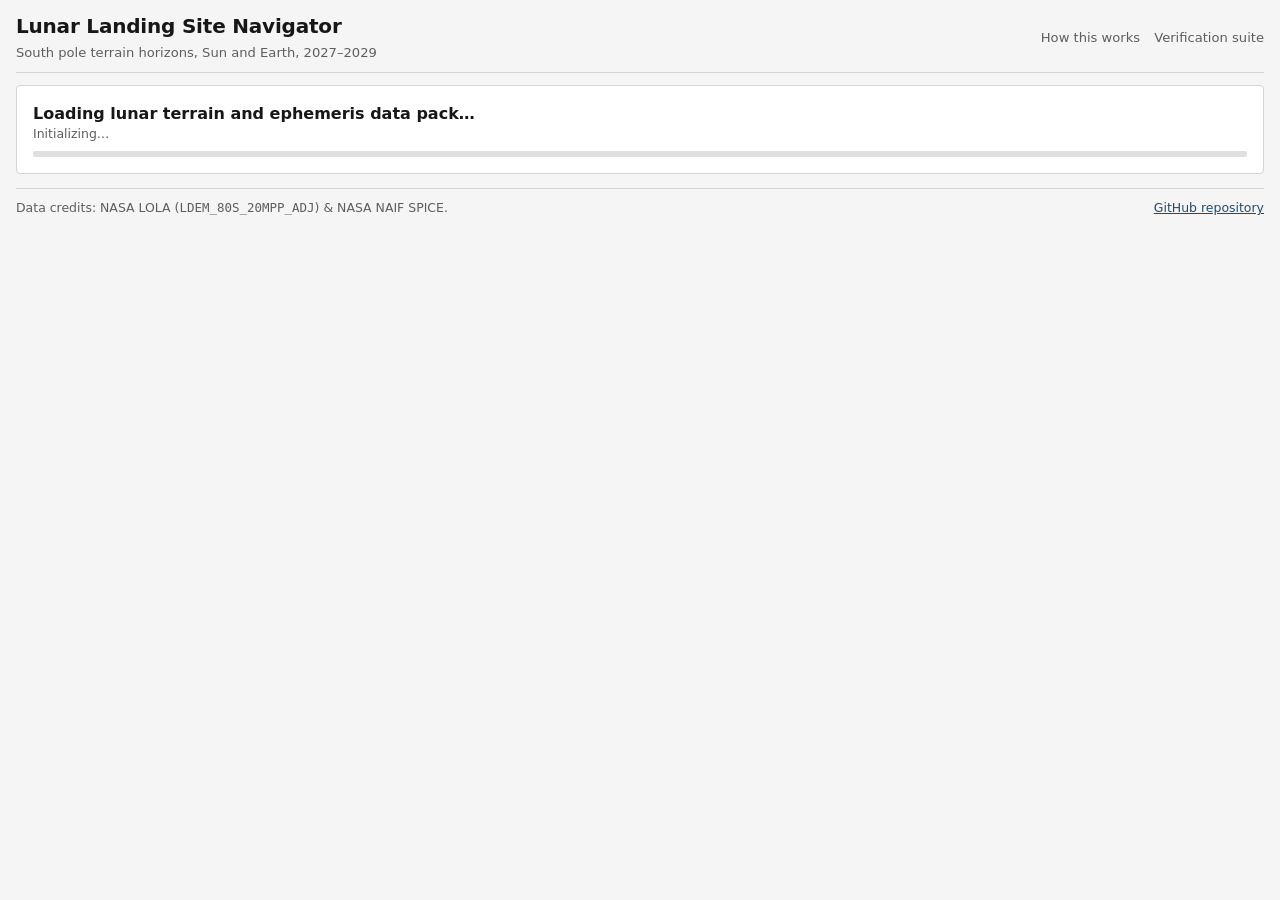
<file: index.html>
<!DOCTYPE html>
<html lang="en">
<head>
  <meta charset="UTF-8">
  <meta name="viewport" content="width=device-width, initial-scale=1.0">
  <meta http-equiv="refresh" content="0; url=web/index.html">
  <link rel="icon" href="data:,">
  <title>Lunar Landing Site Navigator</title>
  <style>
    :root {
      color-scheme: dark light;
    }
    body {
      margin: 0;
      padding: 32px 16px;
      font-family: system-ui, -apple-system, "Segoe UI", Roboto, sans-serif;
      background: #070b14;
      color: #f1f5f9;
      display: grid;
      place-items: center;
      min-height: 100vh;
    }
    a {
      color: #38bdf8;
    }
    @media (prefers-color-scheme: light) {
      body {
        background: #f1f5f9;
        color: #0f172a;
      }
      a {
        color: #0284c7;
      }
    }
  </style>
</head>
<body>
  <main>
    <p>
      Redirecting to <a href="web/index.html">Lunar Landing Site Navigator</a>…
    </p>
  </main>
</body>
</html>
</file>
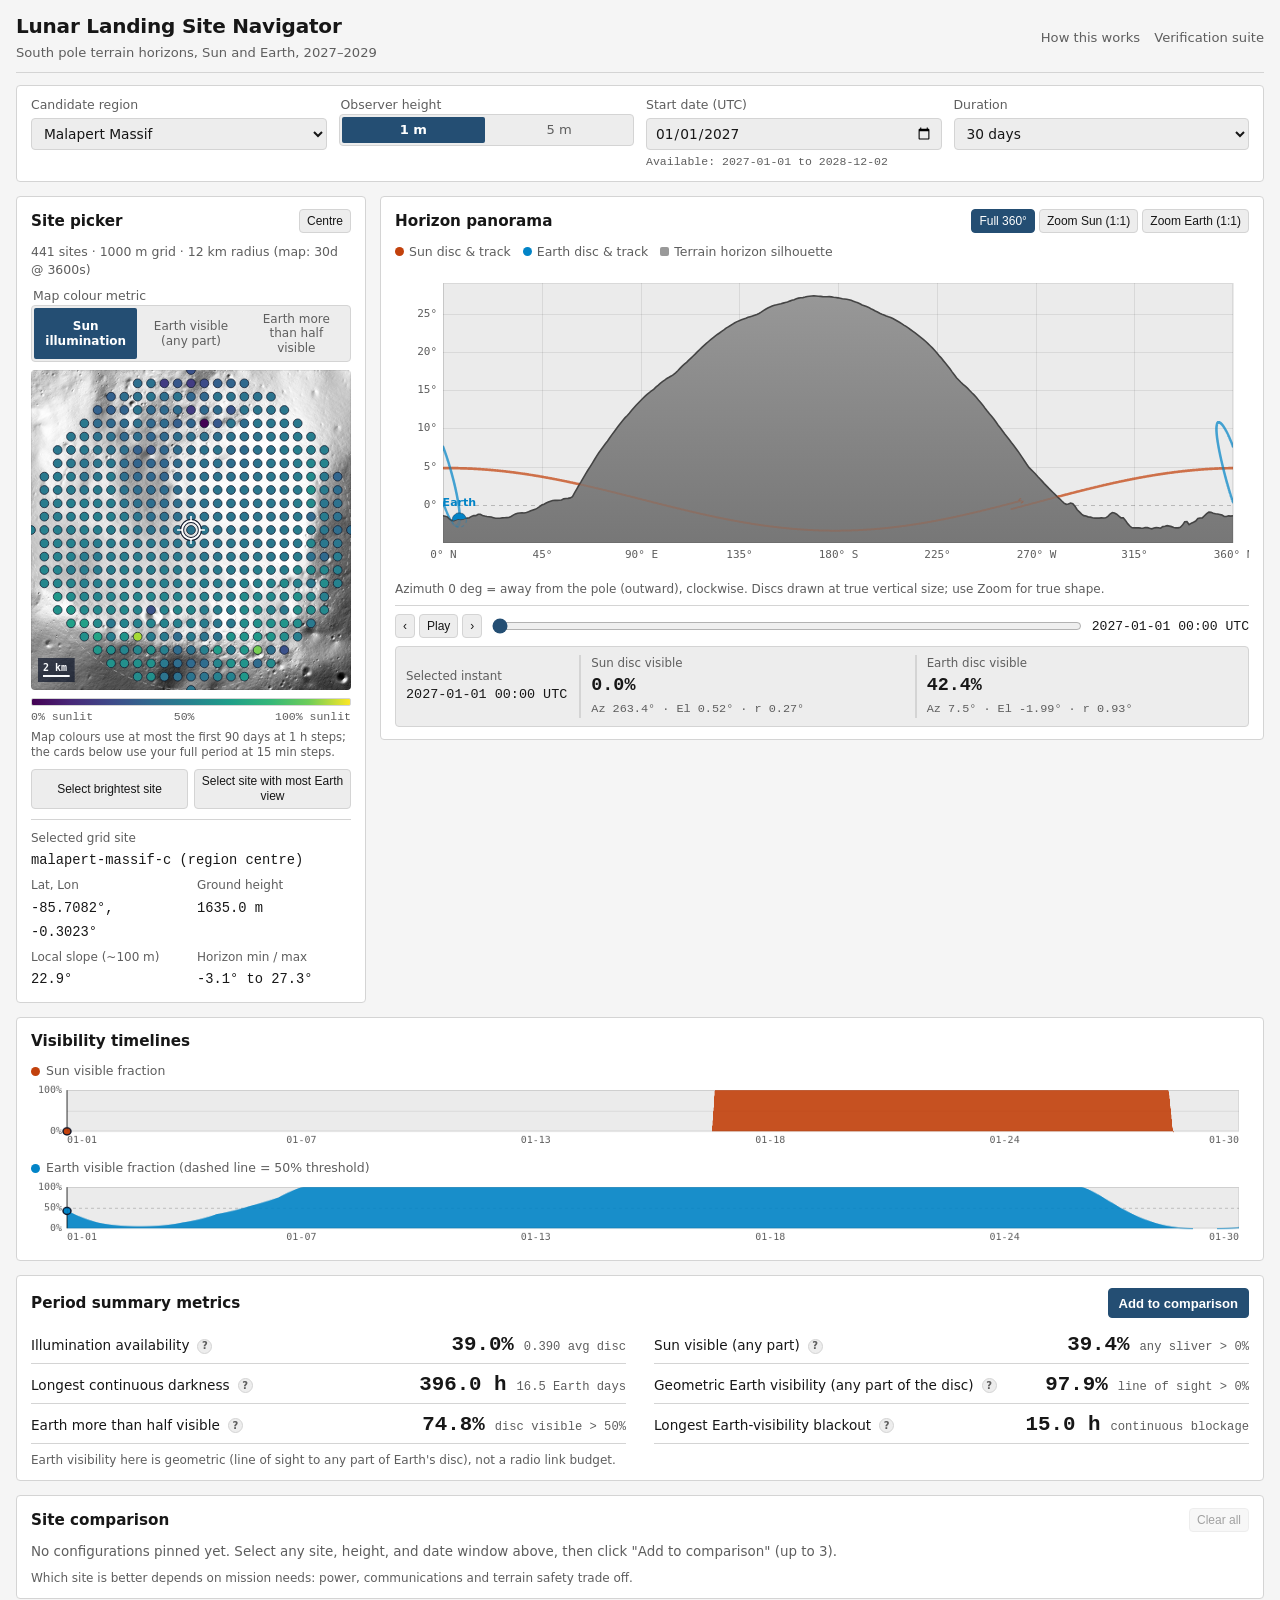
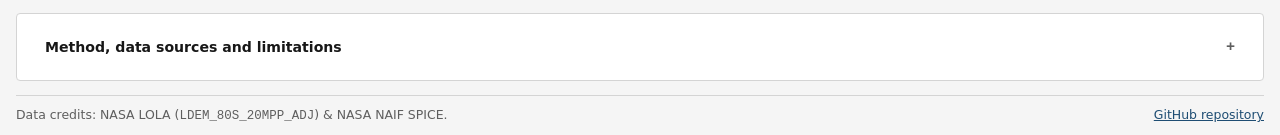
<file: web/index.html>
<!DOCTYPE html>
<html lang="en">
<head>
  <meta charset="UTF-8">
  <meta name="viewport" content="width=device-width, initial-scale=1.0">
  <title>Lunar Landing Site Navigator — Artemis III South Pole Explorer</title>
  <link rel="icon" href="data:,">
  <link rel="stylesheet" href="css/style.css">
</head>
<body>
  <div class="page-wrap">
    <header class="site-header">
      <div class="header-main">
        <h1 class="site-title">Lunar Landing Site Navigator</h1>
        <p class="site-subtitle">South pole terrain horizons, Sun and Earth, 2027–2029</p>
      </div>
      <nav class="header-links" aria-label="Secondary links">
        <a href="#how-this-works">How this works</a>
        <a href="tests.html">Verification suite</a>
      </nav>
    </header>

    <section id="loading-banner" class="status-card" aria-live="polite">
      <strong>Loading lunar terrain and ephemeris data pack…</strong>
      <p id="loading-text" class="panel-sub">Initializing…</p>
      <div class="progress-track" role="progressbar" aria-label="Data loading progress">
        <div id="loading-bar" class="progress-fill"></div>
      </div>
    </section>

    <section id="error-banner" class="status-card error-card" role="alert" hidden>
      <h2>Unable to load data pack</h2>
      <p id="error-message"></p>
      <p class="panel-sub">
        Serve this folder over HTTP rather than opening via <code>file://</code>:
        <code>cd web &amp;&amp; python -m http.server 8000</code>, then visit
        <code>http://localhost:8000/</code>.
      </p>
    </section>

    <main id="app-shell" hidden>
      <!-- 1. Controls -->
      <section class="panel controls-panel" aria-label="Simulation controls">
        <div class="controls-grid">
          <div class="control-group">
            <label class="control-label" for="region-select">Candidate region</label>
            <select id="region-select" class="control-select"></select>
          </div>

          <fieldset class="control-group" style="border: 0; margin: 0; padding: 0;">
            <legend class="control-label">Observer height</legend>
            <div id="height-toggle-group" class="seg-group" role="radiogroup" aria-label="Observer height"></div>
          </fieldset>

          <div class="control-group">
            <label class="control-label" for="start-date-input">Start date (UTC)</label>
            <input id="start-date-input" class="control-input" type="date">
            <span id="date-range-hint" class="control-hint"></span>
          </div>

          <div class="control-group">
            <label class="control-label" for="duration-select">Duration</label>
            <select id="duration-select" class="control-select"></select>
          </div>
        </div>
      </section>

      <!-- 2 + 3 + 5: Site Picker + Horizon Panorama + Timeline Strips -->
      <div class="workspace-grid">
        <!-- 2. Site Picker -->
        <section class="panel" aria-label="Site picker">
          <div class="panel-head">
            <h2 class="panel-title">Site picker</h2>
            <button id="reset-center-btn" type="button" class="btn btn-xs">Centre</button>
          </div>
          <p id="site-map-status" class="panel-sub"></p>

          <fieldset class="map-metric-fieldset">
            <legend class="control-label">Map colour metric</legend>
            <div id="map-metric-group" class="seg-group seg-group-compact" role="radiogroup" aria-label="Map colour metric"></div>
          </fieldset>

          <div id="site-map-progress" class="map-progress" hidden>
            <div
              id="site-map-progress-track"
              class="progress-track map-progress-track"
              role="progressbar"
              aria-label="Site map colour-map progress"
              aria-valuemin="0"
              aria-valuemax="100"
              aria-valuenow="0"
            >
              <div id="site-map-progress-bar" class="progress-fill"></div>
            </div>
          </div>

          <div class="map-wrap">
            <canvas
              id="site-map-canvas"
              tabindex="0"
              aria-label="Region hillshade map with candidate grid sites. Click or use arrow keys to select a site; press Home for region centre."
            ></canvas>
            <div id="site-map-tooltip" class="map-tooltip" hidden></div>
          </div>

          <div id="colorbar-row" class="colorbar-row" aria-label="Sun illumination availability colour scale">
            <div class="colorbar-gradient"></div>
            <div class="colorbar-labels">
              <span id="colorbar-min">0% sunlit</span>
              <span id="colorbar-mid">50%</span>
              <span id="colorbar-max">100% sunlit</span>
            </div>
          </div>
          <p id="map-legend-caption" class="map-legend-caption">
            Map colours use at most the first 90 days at 1 h steps; the cards below use your full period at 15 min steps.
          </p>

          <div class="map-pick-actions">
            <button id="select-brightest-btn" type="button" class="btn btn-xs" disabled>
              Select brightest site
            </button>
            <button id="select-earth-btn" type="button" class="btn btn-xs" disabled>
              Select site with most Earth view
            </button>
          </div>
          <p id="map-pick-note" class="info-note map-pick-note" hidden></p>

          <div class="site-props" aria-live="polite">
            <div class="prop-item prop-wide">
              <span class="prop-label">Selected grid site</span>
              <span id="site-id-value" class="prop-val">—</span>
            </div>
            <div class="prop-item">
              <span class="prop-label">Lat, Lon</span>
              <span id="site-latlon-value" class="prop-val">—</span>
            </div>
            <div class="prop-item">
              <span class="prop-label">Ground height</span>
              <span id="site-height-value" class="prop-val">—</span>
            </div>
            <div class="prop-item">
              <span class="prop-label">Local slope (~100 m)</span>
              <span id="site-slope-value" class="prop-val">—</span>
            </div>
            <div class="prop-item">
              <span class="prop-label">Horizon min / max</span>
              <span id="site-horizon-value" class="prop-val">—</span>
            </div>
          </div>
        </section>

        <!-- 3: Horizon Panorama + Time Slider -->
        <section class="panel pano-panel" aria-label="Horizon panorama">
          <div class="panel-head">
            <h2 class="panel-title">Horizon panorama</h2>
            <div class="pano-toolbar" role="group" aria-label="Panorama zoom view">
              <button type="button" class="btn btn-xs" data-pano-view="full" aria-pressed="true">Full 360°</button>
              <button type="button" class="btn btn-xs" data-pano-view="zoom-sun" aria-pressed="false">Zoom Sun (1:1)</button>
              <button type="button" class="btn btn-xs" data-pano-view="zoom-earth" aria-pressed="false">Zoom Earth (1:1)</button>
            </div>
          </div>

          <div class="legend-inline">
            <span class="legend-item"><span class="swatch swatch-sun"></span> Sun disc &amp; track</span>
            <span class="legend-item"><span class="swatch swatch-earth"></span> Earth disc &amp; track</span>
            <span class="legend-item"><span class="swatch swatch-terrain"></span> Terrain horizon silhouette</span>
          </div>

          <div class="pano-canvas-wrap">
            <canvas
              id="panorama-canvas"
              aria-label="Horizon panorama showing terrain silhouette, Sun and Earth tracks, and discs clipped by the horizon"
            ></canvas>
          </div>
          <p id="pano-caption" class="pano-caption">
            Azimuth 0 deg = away from the pole (outward), clockwise. Discs drawn at true vertical size; use Zoom for true shape.
          </p>

          <div class="slider-row">
            <div class="slider-controls">
              <button id="step-prev-btn" type="button" class="btn btn-xs" aria-label="Previous time step">‹</button>
              <button id="play-btn" type="button" class="btn btn-xs" aria-pressed="false">Play</button>
              <button id="step-next-btn" type="button" class="btn btn-xs" aria-label="Next time step">›</button>
            </div>
            <input
              id="time-slider"
              class="time-slider"
              type="range"
              min="0"
              max="100"
              value="0"
              aria-label="Simulation time step"
            >
            <span id="time-display" class="time-readout">—</span>
          </div>

          <div class="now-card" aria-live="polite">
            <div class="now-col-time">
              <div class="now-stamp-label">Selected instant</div>
              <div id="now-time" class="now-stamp-val">—</div>
            </div>
            <div class="now-body now-body-sun">
              <span class="now-body-title">Sun disc visible</span>
              <span id="now-sun-pct" class="now-body-pct">—</span>
              <span id="now-sun-meta" class="now-body-meta">—</span>
            </div>
            <div class="now-body now-body-earth">
              <span class="now-body-title">Earth disc visible</span>
              <span id="now-earth-pct" class="now-body-pct">—</span>
              <span id="now-earth-meta" class="now-body-meta">—</span>
            </div>
          </div>
        </section>
      </div>

      <!-- 5. Timeline Strips -->
      <section class="panel timeline-panel" aria-label="Visibility timelines">
        <div class="panel-head">
          <h2 class="panel-title">Visibility timelines</h2>
        </div>

        <div class="strips-grid">
          <div class="strip-block">
            <span class="strip-label"><span class="swatch swatch-sun"></span> Sun visible fraction</span>
            <canvas
              id="sun-strip-canvas"
              class="strip-canvas"
              aria-label="Sun visible fraction timeline over selected period"
            ></canvas>
          </div>
          <div class="strip-block">
            <span class="strip-label"><span class="swatch swatch-earth"></span> Earth visible fraction (dashed line = 50% threshold)</span>
            <canvas
              id="earth-strip-canvas"
              class="strip-canvas"
              aria-label="Earth visible fraction timeline over selected period"
            ></canvas>
          </div>
        </div>
      </section>

      <!-- 4. Period Metric Cards -->
      <section class="panel metrics-section" aria-label="Period summary metrics">
        <div class="panel-head">
          <h2 class="panel-title">Period summary metrics</h2>
          <button id="add-compare-btn" type="button" class="btn btn-primary">Add to comparison</button>
        </div>

        <div id="metrics-grid" class="metrics-grid"></div>
        <p id="earth-note" class="metric-footnote"></p>
      </section>

      <!-- 6. Comparison -->
      <section class="panel compare-section" aria-label="Side-by-side site comparison">
        <div class="panel-head">
          <h2 class="panel-title">Site comparison</h2>
          <div class="compare-actions">
            <button id="clear-compare-btn" type="button" class="btn btn-xs" disabled>Clear all</button>
          </div>
        </div>

        <div id="compare-container"></div>
        <p id="compare-tradeoff-note" class="compare-footnote"></p>
      </section>

      <!-- 7. How This Works -->
      <details id="how-this-works" class="panel how-details">
        <summary class="how-summary">Method, data sources and limitations</summary>
        <div class="how-content">
          <div class="how-sources">
          <p class="panel-sub" style="font-size: 0.88rem;">
            <strong>Data sources:</strong>
            LOLA <code>LDEM_80S_20MPP_ADJ</code> (20 m/px lunar South Polar digital elevation model) from NASA PGDA;
            NAIF SPICE kernels <code>de440</code> (<code>de440.bsp</code>), <code>moon_pa_de440</code> (<code>moon_pa_de440_200625.bpc</code>),
            <code>naif0012</code> (<code>naif0012.tls</code>), and the <code>MOON_ME</code> frame kernel (<code>moon_de440_220930.tf</code>).
          </p>
        </div>

        <div class="how-grid">
          <article class="how-card">
            <h3>Method in 6 short steps</h3>
            <ol>
              <li>
                <strong>Stereographic site grid:</strong> Each candidate zone is sampled on a regular stereographic X/Y grid (clipped to region radius) over the 20 m LOLA DEM, recording ground elevation and 100 m-baseline slope.
              </li>
              <li>
                <strong>360° terrain horizons:</strong> For each grid point and observer height (1 m / 5 m), rays at 1° azimuth steps (0° = outward-radial north, clockwise) march across near-field (20 m) and regional (160 m) LOLA terrain with lunar curvature to record maximum horizon angles.
              </li>
              <li>
                <strong>Moon-centred ephemeris:</strong> NAIF SPICE geometric position vectors (km, <code>MOON_ME</code> frame) for the Sun and Earth are precomputed every 900 s (15 min) across 2027–2029.
              </li>
              <li>
                <strong>Topocentric projection:</strong> In your browser, site latitude, longitude, ground height, and observer height form a local East-North-Up frame; subtracting the site vector from each body vector yields azimuth, elevation, and angular radius <code>asin(R / distance)</code>.
              </li>
              <li>
                <strong>Partial-disc visibility:</strong> At each step, the terrain horizon is linearly interpolated (periodic at 360°) at the body's azimuth, giving normalized height <code>t = (el - horizon) / r_ang</code> and spherical-cap disc visibility fraction.
              </li>
              <li>
                <strong>Mission summary metrics:</strong> Averaging and consecutive-step run lengths over the chosen date window yield solar illumination availability, Sun/Earth visibility percentages, and longest continuous darkness or blackout spans.
              </li>
            </ol>
          </article>

          <article class="how-card">
            <h3>Known limitations</h3>
            <ul>
              <li>
                <strong>Local near-field terrain sensitivity (~100 m baseline):</strong> Terrain within ~100 m of the observer dominates high positive horizon angles at 1 m or 5 m height; rocks, boulders, and micro-craters smaller than the 20 m DEM are not modeled, and moving 10–20 m on steep crater rims can shift horizon cutoffs by several degrees.
              </li>
              <li>
                <strong>1-degree azimuthal discretization:</strong> Horizons are sampled at 360 integer-degree azimuths and linearly interpolated; narrow terrain spires or notches narrower than 1° may be smoothed or averaged.
              </li>
              <li>
                <strong>0.01-degree horizon quantization:</strong> Horizons are stored in 0.01 deg steps; this changes a single moment's visible fraction by up to ~0.01 at the Sun's edge and metrics by &lt; 0.001.
              </li>
              <li>
                <strong>Geometric ephemeris (no light-time or aberration correction):</strong> NAIF SPICE 'LT+S' directions differ from the geometric vectors used here by about 0.006 deg for the Sun and 0.0002 deg for Earth, far below the 0.53 deg solar disc diameter and the 0.01 deg horizon precision.
              </li>
              <li>
                <strong>Approximate region boundaries:</strong> Region positions are approximate; boxes were measured on an annotated screenshot of NASA's map. Outputs support mission planning and trade studies rather than formal spacecraft landing hazard certification.
              </li>
            </ul>
          </article>
        </div>
        </div>
      </details>
    </main>

    <footer class="site-footer">
      <span>Data credits: NASA LOLA (<code>LDEM_80S_20MPP_ADJ</code>) &amp; NASA NAIF SPICE.</span>
      <a href="https://github.com/ahsanmunna/lunar-landing-site-navigator" target="_blank" rel="noopener noreferrer">GitHub repository</a>
    </footer>
  </div>

  <script>
    if (window.location.protocol === "file:") {
      document.getElementById("loading-banner").hidden = true;
      document.getElementById("error-banner").hidden = false;
      document.getElementById("error-message").textContent =
        'This app cannot load ES modules or binary data over file://. Please serve this folder over http, not file:// (for example: run "python -m http.server 8000" inside web/).';
    }
  </script>
  <script type="module" src="js/main.js"></script>
</body>
</html>
</file>
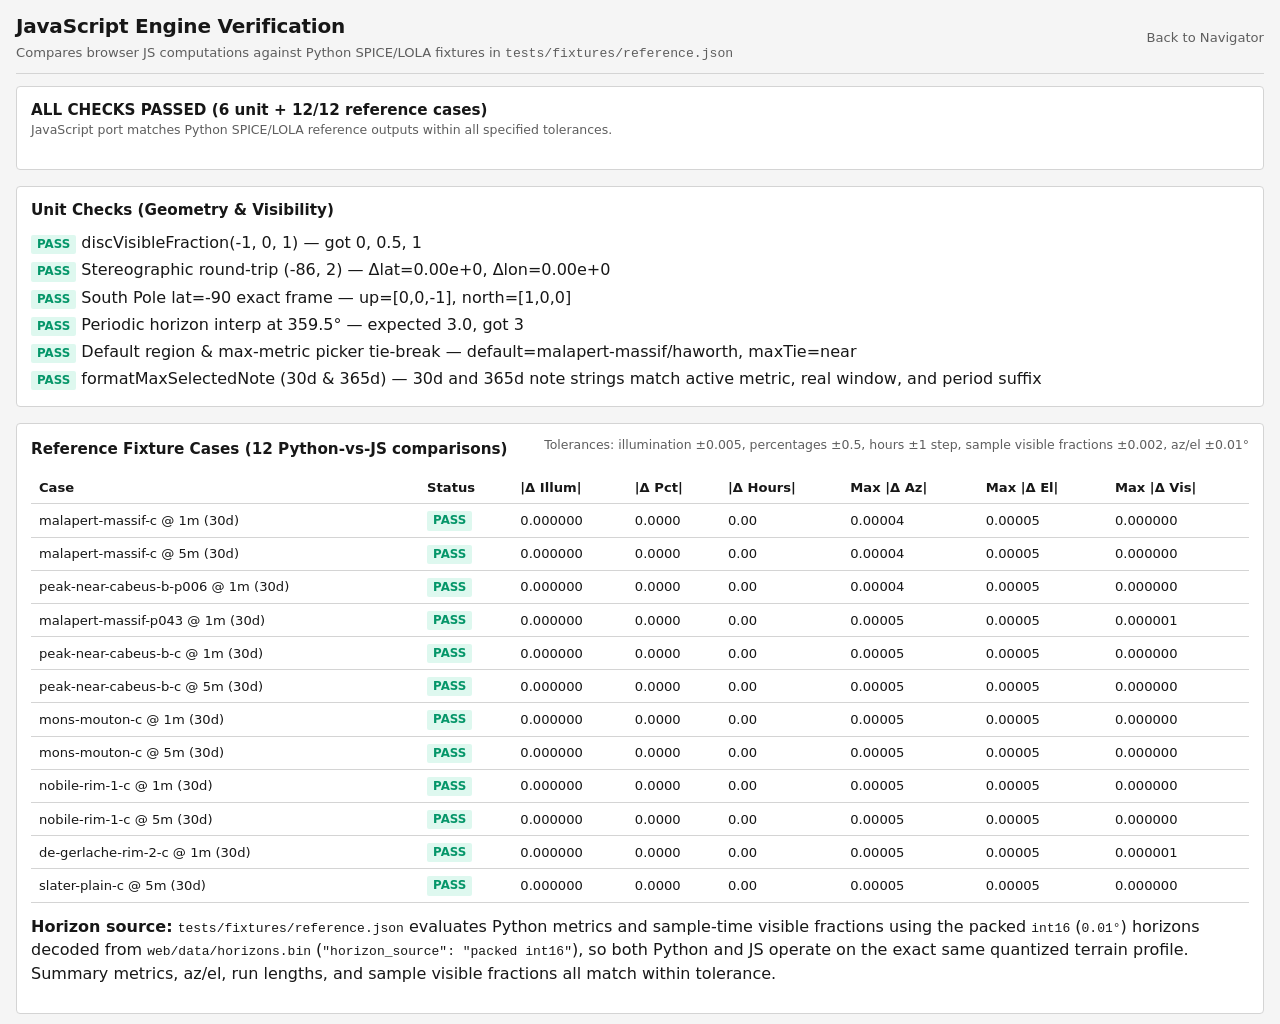
<file: web/tests.html>
<!DOCTYPE html>
<html lang="en">
<head>
  <meta charset="UTF-8">
  <meta name="viewport" content="width=device-width, initial-scale=1.0">
  <title>Verification Suite — Lunar Landing Site Navigator</title>
  <link rel="icon" href="data:,">
  <link rel="stylesheet" href="css/style.css">
</head>
<body>
  <div class="page-wrap">
    <header class="site-header">
      <div>
        <h1 class="site-title">JavaScript Engine Verification</h1>
        <p class="site-subtitle">
          Compares browser JS computations against Python SPICE/LOLA fixtures in <code>tests/fixtures/reference.json</code>
        </p>
      </div>
      <nav class="header-links">
        <a href="index.html">Back to Navigator</a>
      </nav>
    </header>

    <section class="panel" style="margin-bottom: 16px;">
      <div class="panel-head">
        <div>
          <h2 id="overall-status" class="panel-title">Running checks…</h2>
          <p id="status-detail" class="panel-sub">Loading web/data/* and tests/fixtures/reference.json…</p>
        </div>
      </div>

      <div id="fallback-picker" class="info-note" hidden>
        <p style="margin: 0 0 8px;">
          Could not fetch <code>../tests/fixtures/reference.json</code> automatically (if you ran
          <code>python -m http.server 8000</code> inside <code>web/</code>, the server root stops at
          <code>web/</code> and cannot read <code>../tests/</code>). Either run
          <code>python -m http.server 8000</code> from the repository root and open
          <code>/web/tests.html</code>, or select <code>tests/fixtures/reference.json</code> below:
        </p>
        <input id="fixture-file-input" type="file" accept=".json,application/json">
      </div>
    </section>

    <section class="panel" style="margin-bottom: 16px;">
      <div class="panel-head">
        <h2 class="panel-title">Unit Checks (Geometry &amp; Visibility)</h2>
      </div>
      <div id="unit-results"></div>
    </section>

    <section class="panel">
      <div class="panel-head">
        <h2 class="panel-title">Reference Fixture Cases (12 Python-vs-JS comparisons)</h2>
        <p class="panel-sub">
          Tolerances: illumination ±0.005, percentages ±0.5, hours ±1 step, sample visible fractions ±0.002, az/el ±0.01°
        </p>
      </div>
      <div class="table-scroll">
        <table class="test-table">
          <thead>
            <tr>
              <th>Case</th>
              <th>Status</th>
              <th>|Δ Illum|</th>
              <th>|Δ Pct|</th>
              <th>|Δ Hours|</th>
              <th>Max |Δ Az|</th>
              <th>Max |Δ El|</th>
              <th>Max |Δ Vis|</th>
            </tr>
          </thead>
          <tbody id="fixture-tbody"></tbody>
        </table>
      </div>
      <p class="info-note" style="margin-top: 12px;">
        <strong>Horizon source:</strong>
        <code>tests/fixtures/reference.json</code> evaluates Python metrics and sample-time visible fractions using the
        packed <code>int16</code> (<code>0.01°</code>) horizons decoded from <code>web/data/horizons.bin</code>
        (<code>"horizon_source": "packed int16"</code>), so both Python and JS operate on the exact same quantized
        terrain profile. Summary metrics, az/el, run lengths, and sample visible fractions all match within tolerance.
      </p>
    </section>
  </div>

  <script>
    if (window.location.protocol === "file:") {
      document.getElementById("overall-status").textContent = "Cannot run tests over file://";
      document.getElementById("status-detail").textContent =
        'Browsers block ES modules and fetch() over file://. Serve this folder over http, not file:// (run "python -m http.server 8000" from the repo root and open http://localhost:8000/web/tests.html).';
    }
  </script>
  <script type="module">
    import {
      loadDataPack,
      extractHorizonDeg,
      getDefaultRegionId,
      getTimeWindow,
    } from "./js/data.js";
    import {
      forward,
      inverse,
      siteLocalFrame,
      computeSunEarthAzEl,
    } from "./js/geometry.js";
    import {
      discVisibleFraction,
      interpHorizon,
      summarize,
      visibleFraction,
    } from "./js/visibility.js";
    import {
      computePointMapMetric,
      formatMaxSelectedNote,
      getColorMapTimeWindow,
      pickMaxMetricPoint,
    } from "./js/metrics.js";

    const TOL = {
      illum: 0.005,
      pct: 0.5,
      vis: 0.002,
      azel: 0.01,
    };

    function circularDegDiff(a, b) {
      return Math.abs(((a - b + 540.0) % 360.0) - 180.0);
    }

    function runUnitTests(manifest) {
      const checks = [];
      const add = (name, pass, detail) => checks.push({ name, pass, detail });

      // 1. discVisibleFraction at t = -1, 0, 1
      const fNeg1 = discVisibleFraction(-1.0);
      const fZero = discVisibleFraction(0.0);
      const fPos1 = discVisibleFraction(1.0);
      add(
        "discVisibleFraction(-1, 0, 1)",
        Math.abs(fNeg1 - 0.0) < 1e-12 && Math.abs(fZero - 0.5) < 1e-12 && Math.abs(fPos1 - 1.0) < 1e-12,
        `got ${fNeg1}, ${fZero}, ${fPos1}`,
      );

      // 2. Geometry round-trip
      const pt = forward(-86.0, 2.0);
      const rec = inverse(pt.x, pt.y);
      const latErr = Math.abs(rec.lat - (-86.0));
      const lonErr = circularDegDiff(rec.lon, 2.0);
      add(
        "Stereographic round-trip (-86, 2)",
        latErr < 1e-9 && lonErr < 1e-9,
        `Δlat=${latErr.toExponential(2)}, Δlon=${lonErr.toExponential(2)}`,
      );

      // 3. South Pole singularity lat = -90
      const poleFrame = siteLocalFrame(-90.0, 0.0);
      const poleInv = inverse(0.0, 0.0);
      add(
        "South Pole lat=-90 exact frame",
        poleInv.lat === -90.0 && poleFrame.up[2] === -1.0 && poleFrame.north[0] === 1.0,
        `up=[${poleFrame.up.join(",")}], north=[${poleFrame.north.join(",")}]`,
      );

      // 4. Periodic horizon interpolation across 359 -> 0 seam
      const hor = new Float64Array(360);
      hor[359] = 2.0;
      hor[0] = 4.0;
      const hWrap = interpHorizon(hor, 359.5, 1.0);
      add(
        "Periodic horizon interp at 359.5°",
        Math.abs(hWrap - 3.0) < 1e-12,
        `expected 3.0, got ${hWrap}`,
      );

      // 5. Default region selection and max-metric picker tie-breaking
      const defWithMal = getDefaultRegionId({
        regions: [{ id: "haworth", name: "Haworth" }, { id: "malapert-massif", name: "Malapert Massif" }],
      });
      const defFallback = getDefaultRegionId({
        regions: [{ id: "haworth", name: "Haworth" }, { id: "slater-plain", name: "Slater Plain" }],
      });
      const pickedTie = pickMaxMetricPoint(
        [
          { id: "far", x_m: 3000, y_m: 0 },
          { id: "near", x_m: 500, y_m: 0 },
          { id: "low", x_m: 0, y_m: 0 },
        ],
        new Map([["far", 0.8], ["near", 0.8], ["low", 0.3]]),
        { center_x_m: 0, center_y_m: 0 },
      );
      add(
        "Default region & max-metric picker tie-break",
        defWithMal === "malapert-massif" && defFallback === "haworth" && pickedTie?.id === "near",
        `default=${defWithMal}/${defFallback}, maxTie=${pickedTie?.id}`,
      );

      // 6. formatMaxSelectedNote for 30-day and 365-day windows
      const note30 = formatMaxSelectedNote({
        nSites: 441,
        metric: "sun_illumination",
        mapTimeWindow: getColorMapTimeWindow(manifest, "2027-01-01", 30),
        observerHeightM: 1,
        days: 30,
      });
      const note365 = formatMaxSelectedNote({
        nSites: 441,
        metric: "sun_illumination",
        mapTimeWindow: getColorMapTimeWindow(manifest, "2027-01-01", 365),
        observerHeightM: 1,
        days: 365,
      });
      add(
        "formatMaxSelectedNote (30d & 365d)",
        note30 ===
          "Selected: highest 'Sun illumination' among 441 grid sites in this region (map window: first 30 days at 1 h steps, 1 m observer height). This is not a recommendation." &&
          note365 ===
            "Selected: highest 'Sun illumination' among 441 grid sites in this region (map window: first 90 days at 1 h steps, 1 m observer height). This is not a recommendation. The cards below use your full period.",
        "30d and 365d note strings match active metric, real window, and period suffix",
      );

      return checks;
    }

    function evaluateReferenceCases(fixtures, dataPack) {
      const { manifest, ephem, horizons } = dataPack;
      const results = [];

      for (const c of fixtures) {
        const pt = manifest.pointsById.get(c.point_id);
        const hIdx = manifest.observer_heights_m.findIndex(
          (h) => Math.abs(h - c.observer_height_m) < 1e-6,
        );
        if (!pt || hIdx < 0) {
          results.push({
            id: `${c.point_id} @ ${c.observer_height_m}m`,
            pass: false,
            error: "Missing point or height in manifest",
          });
          continue;
        }

        const hor = extractHorizonDeg(horizons, pt.index, hIdx);
        const tw = getTimeWindow(manifest, c.start, c.days, c.step_s);
        const azel = computeSunEarthAzEl({
          lat: pt.lat,
          lon: pt.lon,
          groundHeightM: pt.ground_height_m,
          observerHeightM: c.observer_height_m,
          startIdx: tw.startIdx,
          nSteps: tw.nSteps,
          stride: tw.stride,
          ephemData: ephem,
          constants: manifest.constants,
        });

        const summary = summarize({
          hor,
          groundHeightM: pt.ground_height_m,
          sunAz: azel.sunAz,
          sunEl: azel.sunEl,
          sunR: azel.sunR,
          earthAz: azel.earthAz,
          earthEl: azel.earthEl,
          earthR: azel.earthR,
          lat: pt.lat,
          lon: pt.lon,
          start: c.start,
          days: c.days,
          observerHeightM: c.observer_height_m,
          stepS: c.step_s,
          azStepDeg: manifest.azStepDeg,
        });

        const mapEarthAnyPct =
          computePointMapMetric({
            point: pt,
            heightIdx: hIdx,
            observerHeightM: c.observer_height_m,
            timeWindow: tw,
            manifest,
            ephem,
            horizons,
            metric: "earth_any",
          }) * 100.0;
        const mapEarthMostlyPct =
          computePointMapMetric({
            point: pt,
            heightIdx: hIdx,
            observerHeightM: c.observer_height_m,
            timeWindow: tw,
            manifest,
            ephem,
            horizons,
            metric: "earth_mostly",
          }) * 100.0;

        const ref = c.summary;
        const dIllum = Math.abs(summary.illumination_avg_fraction - ref.illumination_avg_fraction);
        const dPct = Math.max(
          Math.abs(summary.sun_any_pct - ref.sun_any_pct),
          Math.abs(summary.earth_any_pct - ref.earth_any_pct),
          Math.abs(summary.earth_mostly_pct - ref.earth_mostly_pct),
          Math.abs(mapEarthAnyPct - ref.earth_any_pct),
          Math.abs(mapEarthMostlyPct - ref.earth_mostly_pct),
        );
        const stepHours = c.step_s / 3600.0;
        const dHours = Math.max(
          Math.abs(summary.sun_longest_dark_h - ref.sun_longest_dark_h),
          Math.abs(summary.earth_longest_blackout_h - ref.earth_longest_blackout_h),
        );

        let maxAzErr = 0.0;
        let maxElErr = 0.0;
        let maxVisErr = 0.0;
        for (const s of c.sample_times) {
          const i = s.index;
          maxAzErr = Math.max(
            maxAzErr,
            circularDegDiff(azel.sunAz[i], s.sun_az_deg),
            circularDegDiff(azel.earthAz[i], s.earth_az_deg),
          );
          maxElErr = Math.max(
            maxElErr,
            Math.abs(azel.sunEl[i] - s.sun_el_deg),
            Math.abs(azel.earthEl[i] - s.earth_el_deg),
          );
          maxVisErr = Math.max(
            maxVisErr,
            Math.abs(summary.sv[i] - s.sun_visible_fraction),
            Math.abs(summary.ev[i] - s.earth_visible_fraction),
          );
        }

        const pass =
          c.horizon_source === "packed int16" &&
          dIllum <= TOL.illum &&
          dPct <= TOL.pct &&
          dHours <= stepHours + 1e-9 &&
          maxAzErr <= TOL.azel &&
          maxElErr <= TOL.azel &&
          maxVisErr <= TOL.vis;

        results.push({
          id: `${c.point_id} @ ${c.observer_height_m}m (${c.days}d)`,
          pass,
          dIllum,
          dPct,
          dHours,
          maxAzErr,
          maxElErr,
          maxVisErr,
        });
      }

      return results;
    }

    function renderResults(unitChecks, fixtureResults) {
      const unitEl = document.getElementById("unit-results");
      unitEl.textContent = "";
      for (const u of unitChecks) {
        const p = document.createElement("p");
        p.style.margin = "4px 0";
        const badge = document.createElement("span");
        badge.className = u.pass ? "badge-pass" : "badge-fail";
        badge.textContent = u.pass ? "PASS" : "FAIL";
        p.append(badge, ` ${u.name} — ${u.detail}`);
        unitEl.appendChild(p);
      }

      const tbody = document.getElementById("fixture-tbody");
      tbody.textContent = "";
      for (const r of fixtureResults) {
        const tr = document.createElement("tr");
        const badge = document.createElement("span");
        badge.className = r.pass ? "badge-pass" : "badge-fail";
        badge.textContent = r.pass ? "PASS" : "FAIL";

        const cells = [
          r.id,
          badge,
          r.error ? r.error : r.dIllum.toFixed(6),
          r.error ? "—" : r.dPct.toFixed(4),
          r.error ? "—" : r.dHours.toFixed(2),
          r.error ? "—" : r.maxAzErr.toFixed(5),
          r.error ? "—" : r.maxElErr.toFixed(5),
          r.error ? "—" : r.maxVisErr.toFixed(6),
        ];

        for (const c of cells) {
          const td = document.createElement("td");
          if (typeof c === "string") td.textContent = c;
          else td.appendChild(c);
          tr.appendChild(td);
        }
        tbody.appendChild(tr);
      }

      const allPass =
        unitChecks.every((u) => u.pass) &&
        fixtureResults.length > 0 &&
        fixtureResults.every((f) => f.pass);

      const overallEl = document.getElementById("overall-status");
      const detailEl = document.getElementById("status-detail");
      const passCount = fixtureResults.filter((f) => f.pass).length;
      overallEl.textContent = allPass
        ? `ALL CHECKS PASSED (${unitChecks.length} unit + ${passCount}/${fixtureResults.length} reference cases)`
        : `SOME CHECKS FAILED (${passCount}/${fixtureResults.length} reference cases passed)`;
      detailEl.textContent = allPass
        ? "JavaScript port matches Python SPICE/LOLA reference outputs within all specified tolerances."
        : "See details in the table below.";
    }

    async function boot() {
      let dataPack;
      try {
        dataPack = await loadDataPack("data");
      } catch (err) {
        const fallbackManifest = {
          ephemeris: { step_s: 900, n_times: 70080 },
          ephemStartMs: Date.UTC(2027, 0, 1),
        };
        document.getElementById("overall-status").textContent = "Data load failed";
        document.getElementById("status-detail").textContent = err.message;
        renderResults(runUnitTests(fallbackManifest), []);
        return;
      }

      const unitChecks = runUnitTests(dataPack.manifest);

      try {
        const resp = await fetch("../tests/fixtures/reference.json");
        if (!resp.ok) throw new Error(`HTTP ${resp.status}`);
        const fixtures = await resp.json();
        const results = evaluateReferenceCases(fixtures, dataPack);
        renderResults(unitChecks, results);
      } catch (_err) {
        document.getElementById("overall-status").textContent = "Waiting for reference.json";
        document.getElementById("status-detail").textContent =
          "Unit tests passed; load tests/fixtures/reference.json via root HTTP server or file picker below.";
        document.getElementById("fallback-picker").hidden = false;
        renderResults(unitChecks, []);

        document.getElementById("fixture-file-input").addEventListener("change", async (e) => {
          const file = e.target.files?.[0];
          if (!file) return;
          const fixtures = JSON.parse(await file.text());
          const results = evaluateReferenceCases(fixtures, dataPack);
          renderResults(unitChecks, results);
        });
      }
    }

    boot();
  </script>
</body>
</html>
</file>
<file: web/css/style.css>
/* Lunar Landing Site Navigator — Quiet Mission-Planning Tool (Dark default, Light via prefers-color-scheme) */

:root {
  color-scheme: dark light;

  /* Dark theme (default): neutral near-black, zero navy tint */
  --bg: #121212;
  --surface: #181818;
  --surface-alt: #202020;
  --border: #2e2e2e;
  --text: #e5e5e5;
  --text-muted: #999999;

  /* Calm interactive accent (steel blue, not data cyan) */
  --accent: #2d5173;
  --accent-contrast: #ffffff;
  --accent-focus: #709bc2;
  --link-color: #7ba2c7;

  /* Colour-blind-safe domain colours (data ONLY: discs, tracks, bars) */
  --sun-color: #f97316;
  --sun-track: rgba(249, 115, 22, 0.7);
  --sun-track-hidden: rgba(249, 115, 22, 0.2);
  --sun-glow: transparent;

  --earth-color: #38bdf8;
  --earth-track: rgba(56, 189, 248, 0.7);
  --earth-track-hidden: rgba(56, 189, 248, 0.2);
  --earth-glow: transparent;

  --terrain-fill: #333333;
  --terrain-bottom: #222222;
  --terrain-stroke: #555555;

  --pano-sky-top: #141414;
  --pano-sky-bottom: #141414;
  --pano-grid: rgba(255, 255, 255, 0.08);
  --pano-zero: rgba(255, 255, 255, 0.22);
  --pano-cursor: rgba(255, 255, 255, 0.5);

  --danger-bg: rgba(220, 38, 38, 0.1);
  --danger-border: #7f1d1d;
  --bar-track: #2a2a2a;
  --pass-color: #34d399;
  --fail-color: #f87171;
}

@media (prefers-color-scheme: light) {
  :root {
    --bg: #f5f5f5;
    --surface: #ffffff;
    --surface-alt: #ededed;
    --border: #d4d4d4;
    --text: #171717;
    --text-muted: #5e5e5e;

    --accent: #244e73;
    --accent-contrast: #ffffff;
    --accent-focus: #244e73;
    --link-color: #1e4d73;

    --sun-color: #c2410c;
    --sun-track: rgba(194, 65, 12, 0.65);
    --sun-track-hidden: rgba(194, 65, 12, 0.2);
    --sun-glow: transparent;

    --earth-color: #0284c7;
    --earth-track: rgba(2, 132, 199, 0.65);
    --earth-track-hidden: rgba(2, 132, 199, 0.2);
    --earth-glow: transparent;

    --terrain-fill: #999999;
    --terrain-bottom: #777777;
    --terrain-stroke: #444444;

    --pano-sky-top: #ebebeb;
    --pano-sky-bottom: #ebebeb;
    --pano-grid: rgba(0, 0, 0, 0.08);
    --pano-zero: rgba(0, 0, 0, 0.22);
    --pano-cursor: rgba(0, 0, 0, 0.5);

    --danger-bg: rgba(220, 38, 38, 0.08);
    --danger-border: #dc2626;
    --bar-track: #e0e0e0;
    --pass-color: #059669;
    --fail-color: #dc2626;
  }
}

*,
*::before,
*::after {
  box-sizing: border-box;
}

html,
body {
  margin: 0;
  padding: 0;
  background: var(--bg);
  color: var(--text);
  font-family: system-ui, -apple-system, "Segoe UI", Roboto, sans-serif;
  line-height: 1.45;
  -webkit-font-smoothing: antialiased;
  overflow-x: hidden;
}

a {
  color: var(--link-color);
}

:focus-visible {
  outline: 2px solid var(--accent-focus);
  outline-offset: 2px;
}

.page-wrap {
  max-width: 1360px;
  margin: 0 auto;
  padding: 12px 16px;
}

/* Header */
.site-header {
  display: flex;
  flex-wrap: wrap;
  justify-content: space-between;
  align-items: center;
  gap: 10px;
  margin-bottom: 12px;
  padding-bottom: 10px;
  border-bottom: 1px solid var(--border);
}

.site-title {
  margin: 0;
  font-size: 1.25rem;
  font-weight: 600;
  letter-spacing: -0.01em;
}

.site-subtitle {
  margin: 2px 0 0;
  font-size: 0.82rem;
  color: var(--text-muted);
}

.header-links {
  display: flex;
  gap: 14px;
  font-size: 0.82rem;
}

.header-links a {
  color: var(--text-muted);
  text-decoration: none;
}

.header-links a:hover,
.header-links a:focus-visible {
  color: var(--text);
  text-decoration: underline;
}

/* Loading & Error Banners */
.status-card {
  background: var(--surface);
  border: 1px solid var(--border);
  border-radius: 4px;
  padding: 16px;
  margin-bottom: 14px;
}

.error-card {
  background: var(--danger-bg);
  border-color: var(--danger-border);
}

.error-card h2 {
  margin: 0 0 8px;
  font-size: 1rem;
}

.progress-track {
  width: 100%;
  height: 6px;
  background: var(--bar-track);
  border-radius: 2px;
  overflow: hidden;
  margin-top: 8px;
}

.progress-fill {
  height: 100%;
  width: 0%;
  background: var(--accent);
  transition: width 120ms linear;
  border-radius: 2px;
}

/* Panels */
.panel {
  background: var(--surface);
  border: 1px solid var(--border);
  border-radius: 4px;
  padding: 12px 14px;
  min-width: 0;
}

.panel-head {
  display: flex;
  flex-wrap: wrap;
  align-items: center;
  justify-content: space-between;
  gap: 8px;
  margin-bottom: 10px;
}

.panel-title {
  margin: 0;
  font-size: 0.95rem;
  font-weight: 600;
}

.panel-sub {
  margin: 0 0 8px;
  font-size: 0.78rem;
  color: var(--text-muted);
}

/* Controls Bar */
.controls-panel {
  margin-bottom: 14px;
  padding: 10px 14px;
}

.controls-grid {
  display: grid;
  grid-template-columns: repeat(4, minmax(0, 1fr));
  gap: 12px;
  align-items: start;
}

.control-group {
  display: flex;
  flex-direction: column;
  gap: 4px;
  min-width: 0;
}

.control-label {
  font-size: 0.78rem;
  font-weight: 500;
  color: var(--text-muted);
}

.control-input,
.control-select {
  width: 100%;
  min-height: 32px;
  padding: 4px 8px;
  border-radius: 4px;
  border: 1px solid var(--border);
  background: var(--surface-alt);
  color: var(--text);
  font-size: 0.86rem;
  font-family: inherit;
}

.control-hint {
  font-family: ui-monospace, SFMono-Regular, Menlo, Consolas, monospace;
  font-size: 0.72rem;
  color: var(--text-muted);
}

/* Segmented Radio Toggle */
.seg-group {
  display: flex;
  gap: 2px;
  padding: 2px;
  border: 1px solid var(--border);
  border-radius: 4px;
  background: var(--surface-alt);
  min-height: 32px;
}

.seg-option {
  flex: 1;
  position: relative;
  display: flex;
  align-items: center;
  justify-content: center;
  cursor: pointer;
}

.seg-option input {
  position: absolute;
  opacity: 0;
  width: 1px;
  height: 1px;
}

.seg-option span {
  display: flex;
  align-items: center;
  justify-content: center;
  width: 100%;
  height: 100%;
  text-align: center;
  padding: 3px 6px;
  border-radius: 2px;
  font-size: 0.82rem;
  font-weight: 500;
  line-height: 1.2;
  color: var(--text-muted);
  transition: background-color 100ms, color 100ms;
}

.seg-option input:checked + span {
  background: var(--accent);
  color: var(--accent-contrast);
  font-weight: 600;
}

.seg-option input:focus-visible + span {
  outline: 2px solid var(--accent-focus);
  outline-offset: 1px;
}

/* Buttons */
.btn {
  display: inline-flex;
  align-items: center;
  justify-content: center;
  gap: 6px;
  min-height: 30px;
  padding: 4px 10px;
  border-radius: 4px;
  border: 1px solid var(--border);
  background: var(--surface-alt);
  color: var(--text);
  font-size: 0.82rem;
  font-weight: 500;
  cursor: pointer;
  transition: border-color 100ms;
}

.btn:hover:not(:disabled) {
  border-color: var(--text-muted);
}

.btn:disabled {
  opacity: 0.4;
  cursor: not-allowed;
}

.btn-primary {
  background: var(--accent);
  color: var(--accent-contrast);
  border-color: var(--accent);
  font-weight: 600;
}

.btn-primary:hover:not(:disabled) {
  filter: brightness(1.1);
  border-color: var(--accent);
}

.btn-ghost {
  background: transparent;
}

.btn-xs {
  min-height: 24px;
  padding: 2px 7px;
  font-size: 0.75rem;
}

.btn[aria-pressed="true"] {
  background: var(--accent);
  color: var(--accent-contrast);
  border-color: var(--accent);
}

/* Workspace Grid: Site Picker beside Horizon Panorama */
.workspace-grid {
  display: grid;
  grid-template-columns: minmax(280px, 350px) minmax(0, 1fr);
  gap: 14px;
  align-items: start;
  margin-bottom: 14px;
}

/* Site Picker */
.map-metric-fieldset {
  border: 0;
  margin: 0 0 8px;
  padding: 0;
  display: flex;
  flex-direction: column;
  gap: 4px;
}

.seg-group-compact .seg-option span {
  font-size: 0.75rem;
  padding: 4px 5px;
}

.map-pick-actions {
  display: grid;
  grid-template-columns: repeat(2, minmax(0, 1fr));
  gap: 6px;
  margin-top: 8px;
}

.map-pick-actions .btn {
  text-align: center;
  line-height: 1.25;
  padding: 4px 6px;
  min-height: 28px;
}

.map-pick-note {
  margin-top: 8px;
  font-size: 0.75rem;
  color: var(--text-muted);
  border-left: 2px solid var(--border);
  padding: 4px 8px;
  background: var(--surface-alt);
  border-radius: 2px;
}

.map-progress {
  margin-bottom: 8px;
}

.map-progress-track {
  height: 4px;
  margin-top: 0;
}

.map-wrap {
  position: relative;
  width: 100%;
  aspect-ratio: 1 / 1;
}

#site-map-canvas {
  display: block;
  width: 100%;
  height: 100%;
  border-radius: 4px;
  cursor: crosshair;
}

.map-tooltip {
  position: absolute;
  pointer-events: none;
  background: var(--surface-alt);
  color: var(--text);
  border: 1px solid var(--border);
  border-radius: 4px;
  padding: 3px 6px;
  font-size: 0.74rem;
  white-space: nowrap;
  z-index: 4;
}

.colorbar-row {
  margin-top: 8px;
}

.colorbar-gradient {
  height: 8px;
  border-radius: 2px;
  border: 1px solid var(--border);
  background: linear-gradient(
    to right,
    #440154 0%,
    #482878 12%,
    #3e4a89 25%,
    #31688e 37%,
    #26828e 50%,
    #1f9e89 62%,
    #35b779 75%,
    #6dcd59 87%,
    #fde725 100%
  );
}

.colorbar-labels {
  display: flex;
  justify-content: space-between;
  font-family: ui-monospace, SFMono-Regular, Menlo, Consolas, monospace;
  font-size: 0.72rem;
  color: var(--text-muted);
  margin-top: 3px;
}

.map-legend-caption {
  margin: 4px 0 0;
  font-size: 0.72rem;
  color: var(--text-muted);
  line-height: 1.35;
}

.site-props {
  display: grid;
  grid-template-columns: repeat(2, minmax(0, 1fr));
  gap: 6px 12px;
  margin-top: 10px;
  padding-top: 10px;
  border-top: 1px solid var(--border);
}

.prop-item {
  min-width: 0;
}

.prop-item.prop-wide {
  grid-column: 1 / -1;
}

.prop-label {
  display: block;
  font-size: 0.75rem;
  font-weight: 400;
  color: var(--text-muted);
}

.prop-val {
  font-family: ui-monospace, SFMono-Regular, Menlo, Consolas, monospace;
  font-size: 0.86rem;
  font-weight: 500;
  font-variant-numeric: tabular-nums;
  word-break: break-word;
  color: var(--text);
}

/* Horizon Panorama */
.pano-toolbar {
  display: flex;
  flex-wrap: wrap;
  align-items: center;
  gap: 4px;
}

.legend-inline {
  display: flex;
  flex-wrap: wrap;
  gap: 12px;
  font-size: 0.78rem;
  color: var(--text-muted);
  margin-bottom: 6px;
}

.legend-item {
  display: inline-flex;
  align-items: center;
  gap: 5px;
}

.swatch {
  width: 9px;
  height: 9px;
  border-radius: 50%;
  display: inline-block;
}

.swatch-sun {
  background: var(--sun-color);
}

.swatch-earth {
  background: var(--earth-color);
}

.swatch-terrain {
  background: var(--terrain-fill);
  border-radius: 2px;
}

.pano-canvas-wrap {
  width: 100%;
  height: 310px;
}

.pano-caption {
  margin: 4px 0 0;
  font-size: 0.75rem;
  color: var(--text-muted);
  line-height: 1.35;
}

#panorama-canvas {
  display: block;
  width: 100%;
  height: 100%;
}

/* Time Slider + Selected Instant Card */
.slider-row {
  display: flex;
  flex-wrap: wrap;
  align-items: center;
  gap: 8px;
  margin-top: 8px;
  padding-top: 8px;
  border-top: 1px solid var(--border);
}

.slider-controls {
  display: flex;
  align-items: center;
  gap: 4px;
}

.time-slider {
  flex: 1 1 180px;
  min-width: 0;
  accent-color: var(--accent);
}

.time-readout {
  font-family: ui-monospace, SFMono-Regular, Menlo, Consolas, monospace;
  font-size: 0.82rem;
  font-weight: 500;
  min-width: 135px;
  text-align: right;
  color: var(--text);
}

.now-card {
  display: grid;
  grid-template-columns: auto repeat(2, minmax(0, 1fr));
  gap: 8px 12px;
  align-items: center;
  margin-top: 8px;
  padding: 8px 10px;
  border-radius: 4px;
  background: var(--surface-alt);
  border: 1px solid var(--border);
}

.now-stamp-label {
  font-size: 0.74rem;
  font-weight: 400;
  color: var(--text-muted);
}

.now-stamp-val {
  font-family: ui-monospace, SFMono-Regular, Menlo, Consolas, monospace;
  font-size: 0.84rem;
  font-weight: 500;
  color: var(--text);
}

.now-body {
  display: flex;
  flex-direction: column;
  gap: 1px;
  padding-left: 10px;
  border-left: 2px solid var(--border);
}

.now-body-title {
  font-size: 0.74rem;
  color: var(--text-muted);
}

.now-body-pct {
  font-family: ui-monospace, SFMono-Regular, Menlo, Consolas, monospace;
  font-size: 1.15rem;
  font-weight: 600;
  font-variant-numeric: tabular-nums;
  color: var(--text);
}

.now-body-meta {
  font-family: ui-monospace, SFMono-Regular, Menlo, Consolas, monospace;
  font-size: 0.74rem;
  color: var(--text-muted);
  font-variant-numeric: tabular-nums;
}

/* Visibility Timeline Strips */
.timeline-panel {
  margin-bottom: 14px;
}

.strips-grid {
  display: flex;
  flex-direction: column;
  gap: 8px;
}

.strip-block {
  display: flex;
  flex-direction: column;
  gap: 3px;
}

.strip-label {
  font-size: 0.78rem;
  font-weight: 500;
  display: flex;
  align-items: center;
  gap: 6px;
  color: var(--text-muted);
}

.strip-canvas {
  display: block;
  width: 100%;
  height: 68px;
  cursor: ew-resize;
}

/* Compact Period Metric Grid */
.metrics-section {
  margin-bottom: 14px;
}

.metrics-grid {
  display: grid;
  grid-template-columns: repeat(2, minmax(0, 1fr));
  gap: 4px 28px;
}

.metric-row {
  display: flex;
  align-items: baseline;
  justify-content: space-between;
  gap: 10px;
  padding: 6px 0;
  border-bottom: 1px solid var(--border);
}

.metric-label-wrap {
  display: inline-flex;
  align-items: center;
  min-width: 0;
  gap: 2px;
}

.metric-label {
  font-size: 0.85rem;
  font-weight: 500;
  color: var(--text);
}

.metric-help-btn {
  position: relative;
  display: inline-flex;
  align-items: center;
  justify-content: center;
  width: 15px;
  height: 15px;
  border-radius: 50%;
  border: 1px solid var(--border);
  background: var(--surface-alt);
  color: var(--text-muted);
  font-size: 10px;
  font-weight: 600;
  font-family: system-ui, sans-serif;
  cursor: help;
  padding: 0;
  margin-left: 6px;
  line-height: 1;
}

.metric-help-btn:hover,
.metric-help-btn:focus-visible {
  color: var(--text);
  border-color: var(--text-muted);
}

.metric-help-btn::after {
  content: attr(data-tooltip);
  position: absolute;
  bottom: calc(100% + 6px);
  left: 0;
  background: var(--surface-alt);
  color: var(--text);
  border: 1px solid var(--border);
  border-radius: 4px;
  padding: 5px 8px;
  font-size: 0.74rem;
  font-weight: normal;
  line-height: 1.3;
  width: max-content;
  max-width: 250px;
  white-space: normal;
  pointer-events: none;
  opacity: 0;
  visibility: hidden;
  transition: opacity 100ms ease;
  z-index: 30;
}

.metric-help-btn:hover::after,
.metric-help-btn:focus-visible::after {
  opacity: 1;
  visibility: visible;
}

.metric-data-wrap {
  display: inline-flex;
  align-items: baseline;
  gap: 10px;
  font-variant-numeric: tabular-nums;
  flex-shrink: 0;
}

.metric-value {
  font-family: ui-monospace, SFMono-Regular, Menlo, Consolas, monospace;
  font-size: 1.3rem;
  font-weight: 600;
  line-height: 1.1;
  color: var(--text);
}

.metric-sub {
  font-family: ui-monospace, SFMono-Regular, Menlo, Consolas, monospace;
  font-size: 0.76rem;
  color: var(--text-muted);
}

.metric-footnote {
  margin: 8px 0 0;
  font-size: 0.75rem;
  color: var(--text-muted);
  line-height: 1.35;
}

/* Site Comparison */
.compare-section {
  margin-bottom: 14px;
}

.compare-actions {
  display: flex;
  flex-wrap: wrap;
  gap: 6px;
}

.compare-empty {
  margin: 4px 0;
  font-size: 0.84rem;
  color: var(--text-muted);
}

.table-scroll {
  overflow-x: auto;
  margin-top: 6px;
}

.compare-table {
  width: 100%;
  border-collapse: collapse;
  font-size: 0.84rem;
  min-width: 480px;
}

.compare-table th,
.compare-table td {
  padding: 8px 10px;
  border-bottom: 1px solid var(--border);
  text-align: left;
  vertical-align: top;
}

.compare-table thead th {
  border-bottom: 1px solid var(--border);
  font-weight: 600;
}

.cmp-col-head {
  display: flex;
  flex-direction: column;
  gap: 2px;
}

.cmp-col-meta {
  font-family: ui-monospace, SFMono-Regular, Menlo, Consolas, monospace;
  font-size: 0.74rem;
  font-weight: 400;
  color: var(--text-muted);
}

.cmp-col-head .btn {
  margin-top: 4px;
  align-self: flex-start;
}

.cmp-metric-name {
  font-weight: 500;
  color: var(--text);
}

.cmp-metric-help {
  font-size: 0.74rem;
  font-weight: 400;
  color: var(--text-muted);
}

.cmp-val {
  font-family: ui-monospace, SFMono-Regular, Menlo, Consolas, monospace;
  font-weight: 600;
  font-size: 0.95rem;
  font-variant-numeric: tabular-nums;
  margin-bottom: 4px;
}

.cmp-bar-track {
  width: 100%;
  height: 4px;
  border-radius: 2px;
  background: var(--bar-track);
  overflow: hidden;
}

.cmp-bar-fill {
  height: 100%;
  border-radius: 2px;
  background: var(--text-muted);
}

.cmp-bar-sun {
  background: var(--sun-color);
}

.cmp-bar-earth {
  background: var(--earth-color);
}

.compare-footnote {
  margin: 8px 0 0;
  font-size: 0.75rem;
  color: var(--text-muted);
  line-height: 1.35;
}

/* Method, Data Sources and Limitations (<details>) */
.how-details {
  border: 1px solid var(--border);
  border-radius: 4px;
  background: var(--surface);
  margin-bottom: 14px;
}

.how-summary {
  padding: 10px 14px;
  font-size: 0.88rem;
  font-weight: 600;
  cursor: pointer;
  color: var(--text);
  list-style: none;
  display: flex;
  align-items: center;
  justify-content: space-between;
}

.how-summary::-webkit-details-marker {
  display: none;
}

.how-summary::after {
  content: "+";
  font-family: ui-monospace, SFMono-Regular, monospace;
  font-size: 0.95rem;
  color: var(--text-muted);
}

.how-details[open] .how-summary::after {
  content: "−";
}

.how-details[open] .how-summary {
  border-bottom: 1px solid var(--border);
}

.how-content {
  padding: 12px 14px;
}

.how-grid {
  display: grid;
  grid-template-columns: repeat(2, minmax(0, 1fr));
  gap: 14px;
}

.how-card h3 {
  margin: 0 0 6px;
  font-size: 0.88rem;
}

.how-card p,
.how-card li {
  font-size: 0.82rem;
  color: var(--text-muted);
  line-height: 1.4;
}

.how-card strong {
  color: var(--text);
}

.how-card ol,
.how-card ul {
  margin: 0;
  padding-left: 16px;
  display: flex;
  flex-direction: column;
  gap: 5px;
}

.how-sources {
  margin-bottom: 10px;
}

/* Footer */
.site-footer {
  margin-top: 14px;
  padding-top: 10px;
  border-top: 1px solid var(--border);
  display: flex;
  flex-wrap: wrap;
  justify-content: space-between;
  align-items: center;
  gap: 8px;
  font-size: 0.78rem;
  color: var(--text-muted);
}

.site-footer a {
  color: var(--link-color);
}

/* Tests page styles */
.test-table {
  width: 100%;
  border-collapse: collapse;
  font-size: 0.82rem;
  min-width: 660px;
}

.test-table th,
.test-table td {
  padding: 6px 8px;
  border-bottom: 1px solid var(--border);
  text-align: left;
  font-variant-numeric: tabular-nums;
}

.badge-pass {
  display: inline-block;
  padding: 1px 6px;
  border-radius: 2px;
  font-weight: 600;
  font-size: 0.74rem;
  background: rgba(52, 211, 153, 0.16);
  color: var(--pass-color);
}

.badge-fail {
  display: inline-block;
  padding: 1px 6px;
  border-radius: 2px;
  font-weight: 600;
  font-size: 0.74rem;
  background: rgba(248, 113, 113, 0.16);
  color: var(--fail-color);
}

/* Responsive Breakpoints (360px, 768px, 1024px, 1440px) */
@media (max-width: 1024px) {
  .controls-grid {
    grid-template-columns: repeat(2, minmax(0, 1fr));
  }
  .workspace-grid {
    grid-template-columns: 1fr;
  }
  .map-wrap {
    max-width: 360px;
    margin-inline: auto;
  }
  .how-grid {
    grid-template-columns: 1fr;
  }
}

@media (max-width: 860px) {
  .metrics-grid {
    grid-template-columns: 1fr;
  }
}

@media (max-width: 600px) {
  .page-wrap {
    padding: 8px;
  }
  .controls-grid {
    grid-template-columns: 1fr;
  }
  .now-card {
    grid-template-columns: 1fr;
  }
  .now-body {
    border-left: none;
    border-top: 1px solid var(--border);
    padding-left: 0;
    padding-top: 6px;
  }
  .pano-canvas-wrap {
    height: 250px;
  }
  .time-readout {
    text-align: left;
  }
}

@media (max-width: 420px) {
  .site-props {
    grid-template-columns: 1fr;
  }
  .metric-row {
    flex-wrap: wrap;
    gap: 4px 8px;
  }
  .metric-data-wrap {
    width: 100%;
    justify-content: space-between;
  }
  .metric-help-btn::after {
    left: auto;
    right: 0;
    max-width: 220px;
  }
}
</file>
